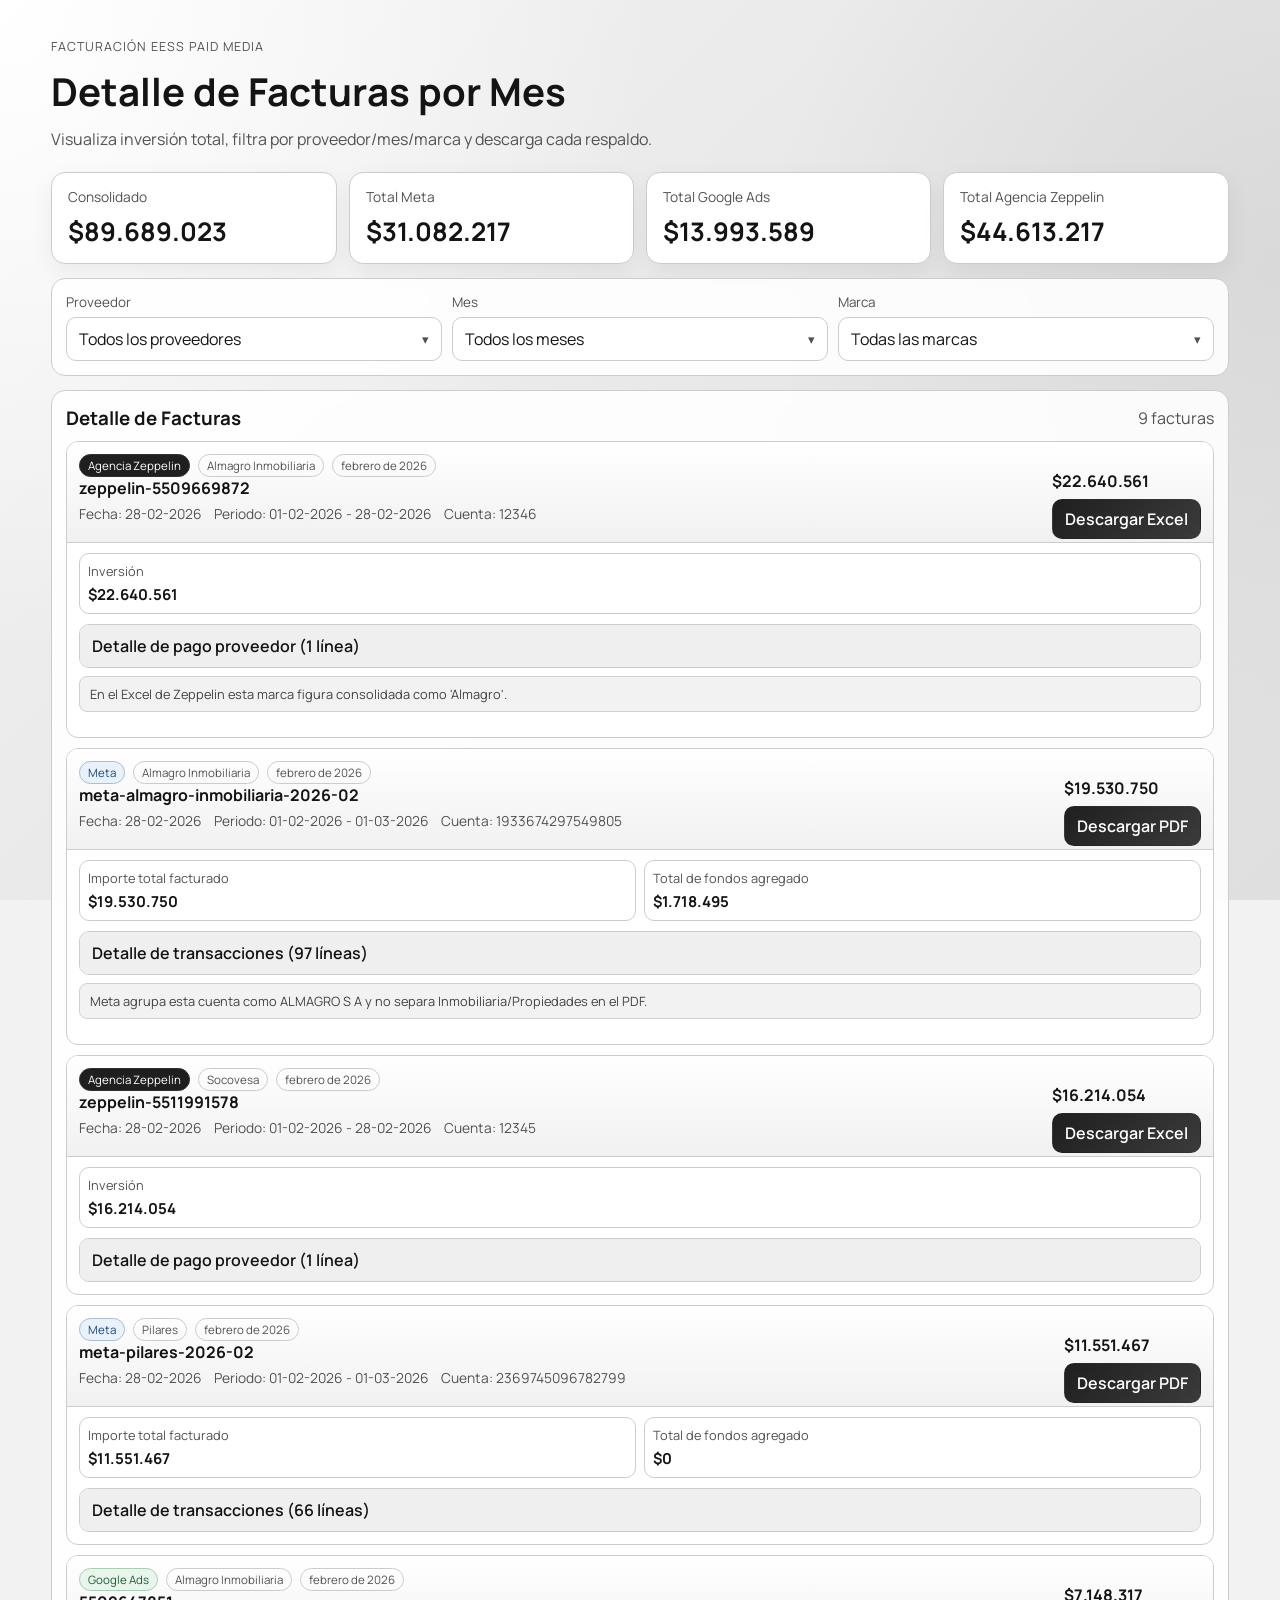
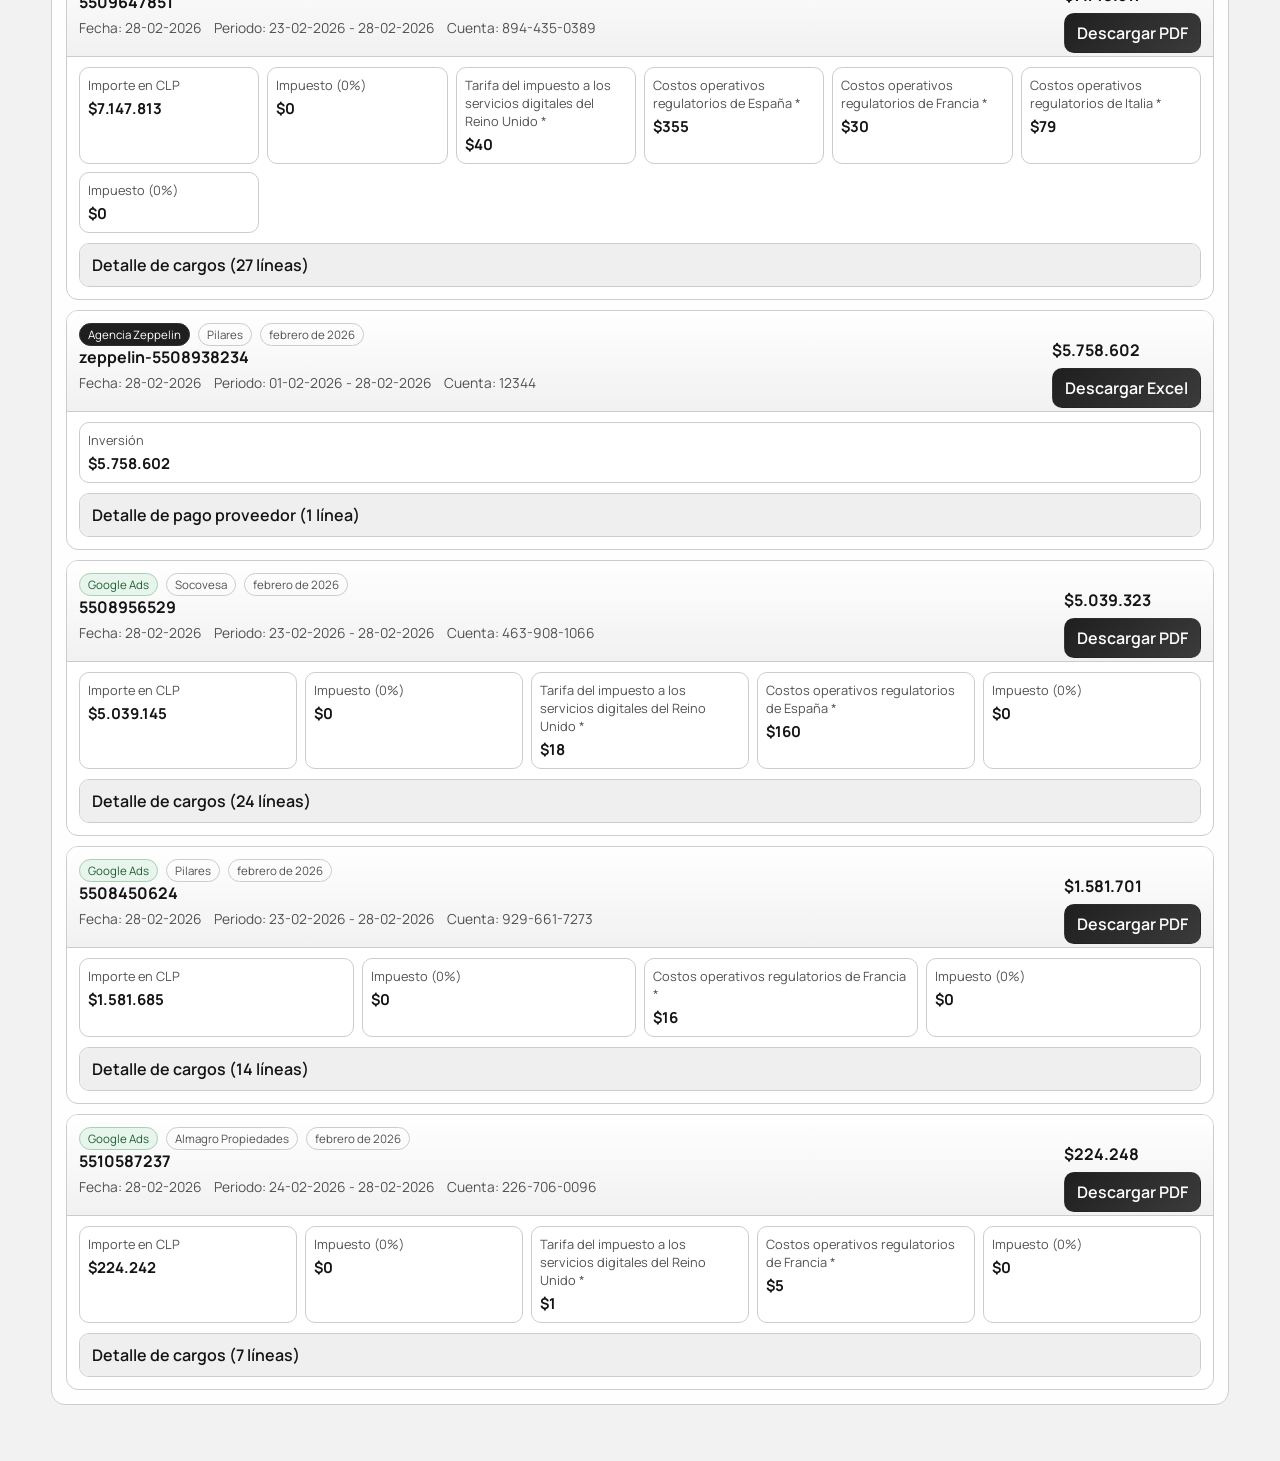
<file: Facturas EESS/index.html>
<!doctype html>
<html lang="es">
  <head>
    <meta charset="UTF-8" />
    <meta name="viewport" content="width=device-width, initial-scale=1.0" />
    <title>Dashboard de Facturas</title>
    <link rel="preconnect" href="https://fonts.googleapis.com" />
    <link rel="preconnect" href="https://fonts.gstatic.com" crossorigin />
    <link
      href="https://fonts.googleapis.com/css2?family=Manrope:wght@400;500;700;800&display=swap"
      rel="stylesheet"
    />
    <link rel="stylesheet" href="./styles.css" />
  </head>
  <body>
    <div class="bg"></div>
    <main class="container">
      <header class="hero">
        <p class="eyebrow">Facturación EESS Paid Media</p>
        <h1>Detalle de Facturas por Mes</h1>
        <p class="subtitle">
          Visualiza inversión total, filtra por proveedor/mes/marca y descarga cada respaldo.
        </p>
      </header>

      <section class="kpi-grid" id="kpi-grid">
        <article class="kpi-card">
          <p>Consolidado</p>
          <h2 id="kpi-total">$0</h2>
        </article>
        <article class="kpi-card">
          <p>Total Meta</p>
          <h2 id="kpi-meta">$0</h2>
        </article>
        <article class="kpi-card">
          <p>Total Google Ads</p>
          <h2 id="kpi-google">$0</h2>
        </article>
        <article class="kpi-card">
          <p>Total Agencia Zeppelin</p>
          <h2 id="kpi-zeppelin">$0</h2>
        </article>
      </section>

      <section class="panel filters">
        <div class="filter-field">
          <label>Proveedor</label>
          <div id="platform-filter" class="multiselect"></div>
        </div>
        <div class="filter-field">
          <label>Mes</label>
          <div id="month-filter" class="multiselect"></div>
        </div>
        <div class="filter-field">
          <label>Marca</label>
          <div id="brand-filter" class="multiselect"></div>
        </div>
      </section>

      <section class="panel">
        <div class="panel-head">
          <h3>Detalle de Facturas</h3>
          <p id="results-count">0 facturas</p>
        </div>
        <div id="invoices-list" class="invoice-list"></div>
      </section>
    </main>

    <script src="./data/invoices.js"></script>
    <script src="./app.js"></script>
  </body>
</html>
</file>
<file: Facturas EESS/styles.css>
:root {
  --bg-0: #f2f2f2;
  --bg-1: #dfdfdf;
  --ink: #141414;
  --muted: #525252;
  --card: #ffffff;
  --line: #cccccc;
  --accent: #1f1f1f;
}

* {
  box-sizing: border-box;
}

body {
  margin: 0;
  font-family: "Manrope", "Avenir Next", "Segoe UI", sans-serif;
  color: var(--ink);
  background: var(--bg-0);
}

.bg {
  position: fixed;
  inset: 0;
  z-index: -1;
  background:
    radial-gradient(circle at 0% 0%, #ffffff 0%, transparent 42%),
    radial-gradient(circle at 100% 30%, #d9d9d9 0%, transparent 36%),
    linear-gradient(135deg, var(--bg-0), var(--bg-1));
}

.container {
  width: min(1180px, 92vw);
  margin: 38px auto 56px;
}

.hero h1 {
  margin: 0;
  font-size: clamp(1.7rem, 3vw, 2.5rem);
}

.eyebrow {
  margin: 0 0 10px;
  letter-spacing: 0.08em;
  text-transform: uppercase;
  font-size: 0.78rem;
  color: var(--muted);
}

.subtitle {
  color: var(--muted);
  margin-top: 10px;
}

.kpi-grid {
  margin-top: 22px;
  display: grid;
  grid-template-columns: repeat(4, minmax(0, 1fr));
  gap: 12px;
}

.kpi-card {
  background: var(--card);
  border: 1px solid var(--line);
  border-radius: 14px;
  padding: 14px 16px;
  box-shadow: 0 8px 24px rgba(0, 0, 0, 0.06);
}

.kpi-card p {
  margin: 0;
  color: var(--muted);
  font-size: 0.86rem;
}

.kpi-card h2 {
  margin: 8px 0 0;
  font-size: clamp(1.35rem, 2vw, 2rem);
}

.panel {
  margin-top: 14px;
  background: rgba(255, 255, 255, 0.88);
  border: 1px solid var(--line);
  border-radius: 14px;
  padding: 14px;
  backdrop-filter: blur(6px);
}

.filters {
  display: grid;
  grid-template-columns: repeat(3, minmax(0, 1fr));
  gap: 10px;
}

.filter-field {
  display: flex;
  flex-direction: column;
  gap: 6px;
}

.filter-field label {
  font-size: 0.84rem;
  color: var(--muted);
}

.multiselect {
  position: relative;
}

.multiselect-btn {
  width: 100%;
  border-radius: 10px;
  border: 1px solid var(--line);
  padding: 10px 12px;
  font: inherit;
  color: var(--ink);
  background: #fff;
  display: flex;
  justify-content: space-between;
  align-items: center;
  gap: 10px;
  cursor: pointer;
  text-align: left;
}

.multiselect-btn:focus-visible {
  outline: 2px solid #7d7d7d;
  outline-offset: 1px;
}

.multiselect-label {
  white-space: nowrap;
  overflow: hidden;
  text-overflow: ellipsis;
}

.multiselect-caret {
  color: var(--muted);
  font-size: 0.8rem;
}

.multiselect-menu {
  position: absolute;
  top: calc(100% + 6px);
  left: 0;
  right: 0;
  background: #fff;
  border: 1px solid var(--line);
  border-radius: 10px;
  box-shadow: 0 10px 28px rgba(0, 0, 0, 0.08);
  max-height: 240px;
  overflow-y: auto;
  padding: 6px;
  z-index: 20;
  display: none;
}

.multiselect.open .multiselect-menu {
  display: block;
}

.multiselect-option {
  display: flex;
  align-items: center;
  gap: 8px;
  padding: 8px;
  border-radius: 8px;
  cursor: pointer;
}

.multiselect-option:hover {
  background: #f5f5f5;
}

.multiselect-option input {
  accent-color: #242424;
}

.panel-head {
  display: flex;
  justify-content: space-between;
  align-items: center;
  gap: 12px;
  margin-bottom: 10px;
}

.panel-head h3 {
  margin: 0;
}

.panel-head p {
  margin: 0;
  color: var(--muted);
}

.invoice-list {
  display: grid;
  gap: 10px;
}

.invoice {
  border: 1px solid var(--line);
  border-radius: 12px;
  background: #fff;
  overflow: hidden;
}

.invoice-head {
  display: flex;
  justify-content: space-between;
  align-items: flex-start;
  gap: 12px;
  padding: 12px;
  border-bottom: 1px solid var(--line);
  background: linear-gradient(180deg, #ffffff, #f1f1f1);
}

.invoice-head h4 {
  margin: 0;
}

.invoice-meta {
  margin-top: 5px;
  color: var(--muted);
  font-size: 0.86rem;
  display: flex;
  flex-wrap: wrap;
  gap: 8px 12px;
}

.chip-row {
  display: flex;
  align-items: center;
  flex-wrap: wrap;
  gap: 8px;
}

.chip {
  font-size: 0.72rem;
  border-radius: 999px;
  border: 1px solid var(--line);
  padding: 3px 8px;
  color: var(--muted);
}

.chip.platform-meta {
  border-color: #a8bdd8;
  color: #184a82;
  background: #e9f1fb;
}

.chip.platform-google {
  border-color: #a8cfb3;
  color: #1f5f32;
  background: #e8f5ec;
}

.chip.platform-zeppelin {
  border-color: #2f2f2f;
  color: #ffffff;
  background: #1f1f1f;
}

.btn {
  border: 1px solid transparent;
  border-radius: 10px;
  padding: 8px 12px;
  text-decoration: none;
  font-weight: 600;
  color: #fff;
  background: linear-gradient(135deg, var(--accent), #3b3b3b);
  white-space: nowrap;
}

.invoice-body {
  padding: 10px 12px 12px;
}

.summary {
  display: grid;
  grid-template-columns: repeat(auto-fit, minmax(180px, 1fr));
  gap: 8px;
}

.summary-item {
  border: 1px solid var(--line);
  border-radius: 10px;
  padding: 8px;
}

.summary-item p {
  margin: 0;
  color: var(--muted);
  font-size: 0.8rem;
}

.summary-item strong {
  display: block;
  margin-top: 4px;
  font-size: 0.94rem;
}

.details {
  margin-top: 10px;
  border: 1px solid var(--line);
  border-radius: 10px;
  overflow: hidden;
}

details summary {
  cursor: pointer;
  list-style: none;
  padding: 10px 12px;
  font-weight: 600;
  background: #efefef;
}

details summary::-webkit-details-marker {
  display: none;
}

table {
  width: 100%;
  border-collapse: collapse;
  font-size: 0.86rem;
}

th,
td {
  padding: 8px;
  border-top: 1px solid var(--line);
  text-align: left;
  vertical-align: top;
}

th {
  background: #f5f5f5;
}

td.amount,
th.amount {
  text-align: right;
  white-space: nowrap;
}

.note {
  margin-top: 8px;
  padding: 8px 10px;
  border-radius: 8px;
  background: #f2f2f2;
  border: 1px solid #d0d0d0;
  color: #424242;
  font-size: 0.8rem;
}

.empty {
  padding: 18px 8px;
  color: var(--muted);
}

@media (max-width: 920px) {
  .kpi-grid,
  .filters {
    grid-template-columns: 1fr;
  }

  .invoice-head {
    flex-direction: column;
  }

  .btn {
    width: 100%;
    text-align: center;
  }
}
</file>
